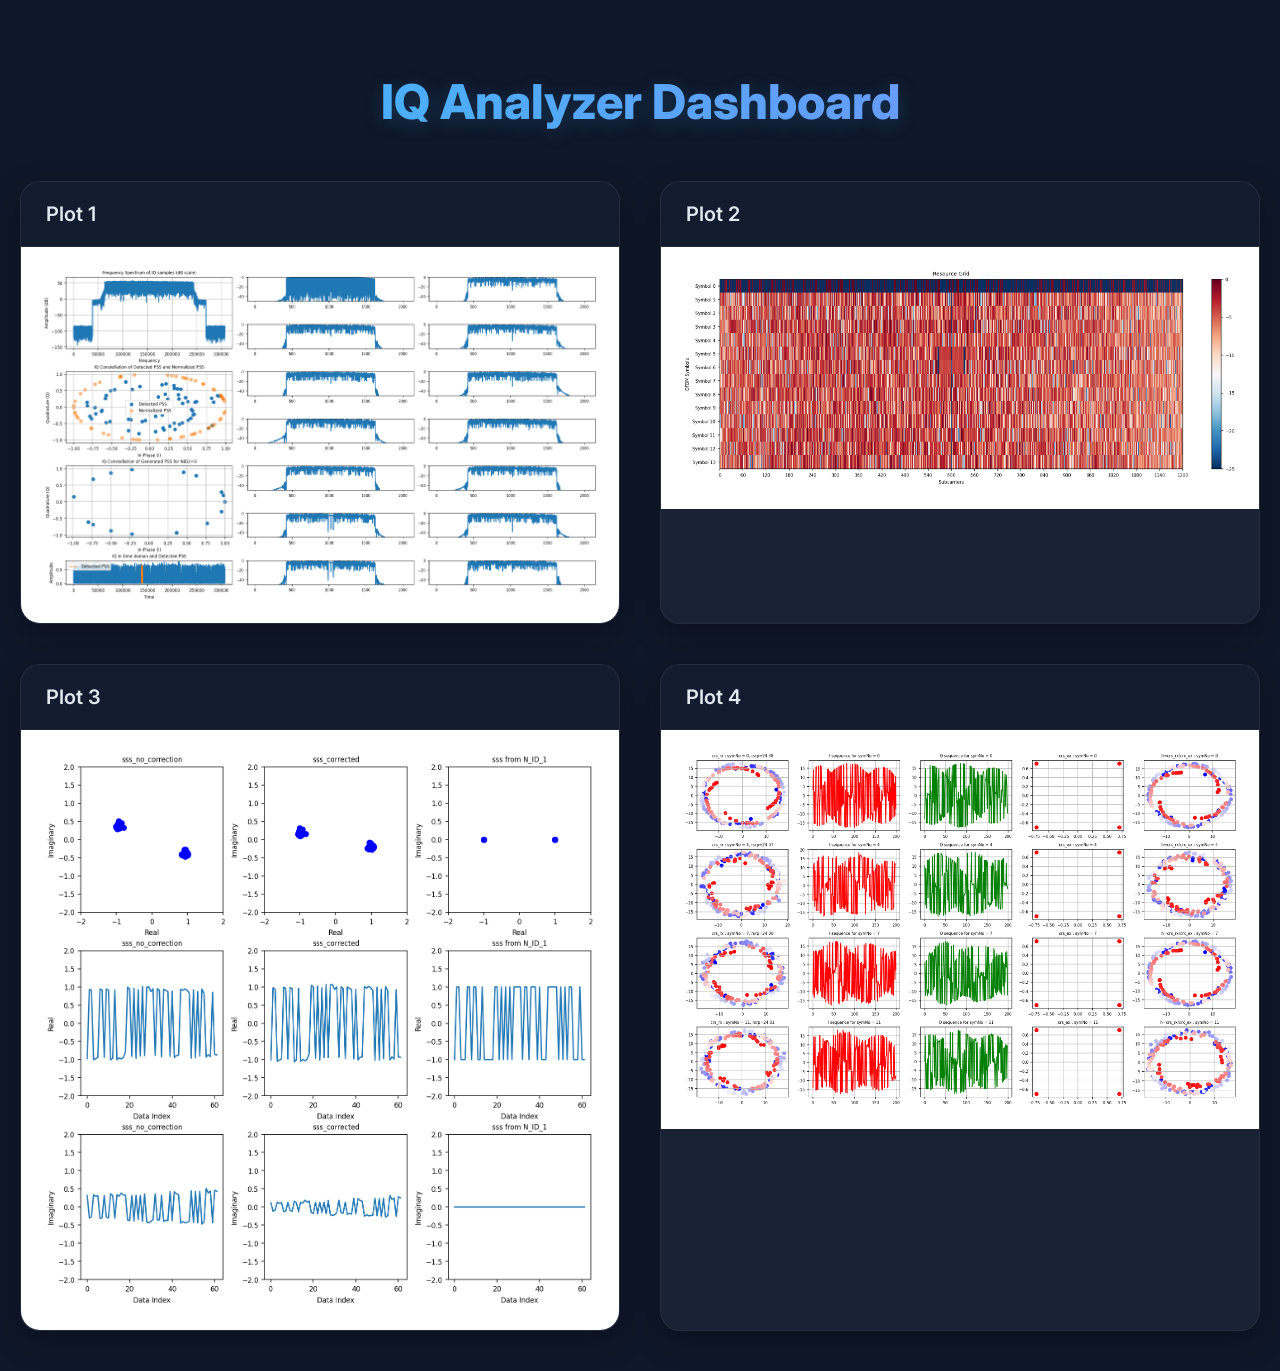
<file: index.html>
<!DOCTYPE html>
    <html lang="en">
    <head>
        <meta charset="UTF-8">
        <meta name="viewport" content="width=device-width, initial-scale=1.0">
        <title>IQ Analyzer Dashboard</title>
        <link href="https://fonts.googleapis.com/css2?family=Inter:wght@400;600;800&display=swap" rel="stylesheet">
        <style>
            body {
                font-family: 'Inter', sans-serif;
                background: #0f172a;
                color: #f8fafc;
                margin: 0;
                padding: 40px 20px;
            }
            .container {
                max-width: 1400px;
                margin: 0 auto;
            }
            h1 {
                text-align: center;
                font-weight: 800;
                font-size: 3rem;
                margin-bottom: 50px;
                background: linear-gradient(135deg, #38bdf8, #818cf8);
                -webkit-background-clip: text;
                -webkit-text-fill-color: transparent;
                text-shadow: 0 4px 20px rgba(56, 189, 248, 0.2);
            }
            .grid {
                display: grid;
                grid-template-columns: repeat(auto-fit, minmax(600px, 1fr));
                gap: 40px;
                margin-top: 20px;
            }
            .card {
                background: rgba(30, 41, 59, 0.7);
                border-radius: 20px;
                overflow: hidden;
                box-shadow: 0 10px 30px rgba(0, 0, 0, 0.3);
                border: 1px solid rgba(255, 255, 255, 0.05);
                backdrop-filter: blur(10px);
                transition: transform 0.3s cubic-bezier(0.4, 0, 0.2, 1), box-shadow 0.3s ease, border-color 0.3s ease;
            }
            .card:hover {
                transform: translateY(-8px);
                box-shadow: 0 20px 40px rgba(0, 0, 0, 0.5);
                border-color: rgba(56, 189, 248, 0.4);
            }
            .parameters-card {
                grid-column: 1 / -1;
                background: rgba(15, 23, 42, 0.8);
                border-color: rgba(56, 189, 248, 0.3);
            }
            .parameters-card .card-header {
                background: rgba(56, 189, 248, 0.1);
            }
            .card-header {
                padding: 20px 25px;
                border-bottom: 1px solid rgba(255, 255, 255, 0.05);
                background: rgba(15, 23, 42, 0.5);
            }
            .card-header h3 {
                margin: 0;
                font-size: 1.25rem;
                font-weight: 600;
                color: #e2e8f0;
            }
            .card-body {
                padding: 25px;
            }
            .param-grid {
                display: grid;
                grid-template-columns: repeat(auto-fit, minmax(300px, 1fr));
                gap: 15px;
            }
            .param-item {
                padding: 12px 15px;
                background: rgba(255, 255, 255, 0.03);
                border-radius: 10px;
                border: 1px solid rgba(255, 255, 255, 0.05);
                display: flex;
                flex-direction: column;
                gap: 5px;
            }
            .param-label {
                color: #94a3b8;
                font-weight: 600;
                font-size: 0.95rem;
            }
            .param-value {
                color: #38bdf8;
                font-weight: 800;
                font-family: monospace;
                font-size: 1.1rem;
            }
            .card-image {
                padding: 20px;
                background: white; /* Images have white background */
            }
            .card-image img {
                width: 100%;
                height: auto;
                display: block;
                border-radius: 8px;
            }
        </style>
    </head>
    <body>
        <div class="container">
            <h1>IQ Analyzer Dashboard</h1>
            <div class="grid">
                
                <div class="card"><div class="card-header"><h3>Plot 1</h3></div><div class="card-image"><img src="static/images/01_Plot_1.png" alt="Plot 1" loading="lazy"></div></div><div class="card"><div class="card-header"><h3>Plot 2</h3></div><div class="card-image"><img src="static/images/02_Plot_2.png" alt="Plot 2" loading="lazy"></div></div><div class="card"><div class="card-header"><h3>Plot 3</h3></div><div class="card-image"><img src="static/images/03_Plot_3.png" alt="Plot 3" loading="lazy"></div></div><div class="card"><div class="card-header"><h3>Plot 4</h3></div><div class="card-image"><img src="static/images/04_Plot_4.png" alt="Plot 4" loading="lazy"></div></div>
            </div>
        </div>
    </body>
    </html>
</file>
